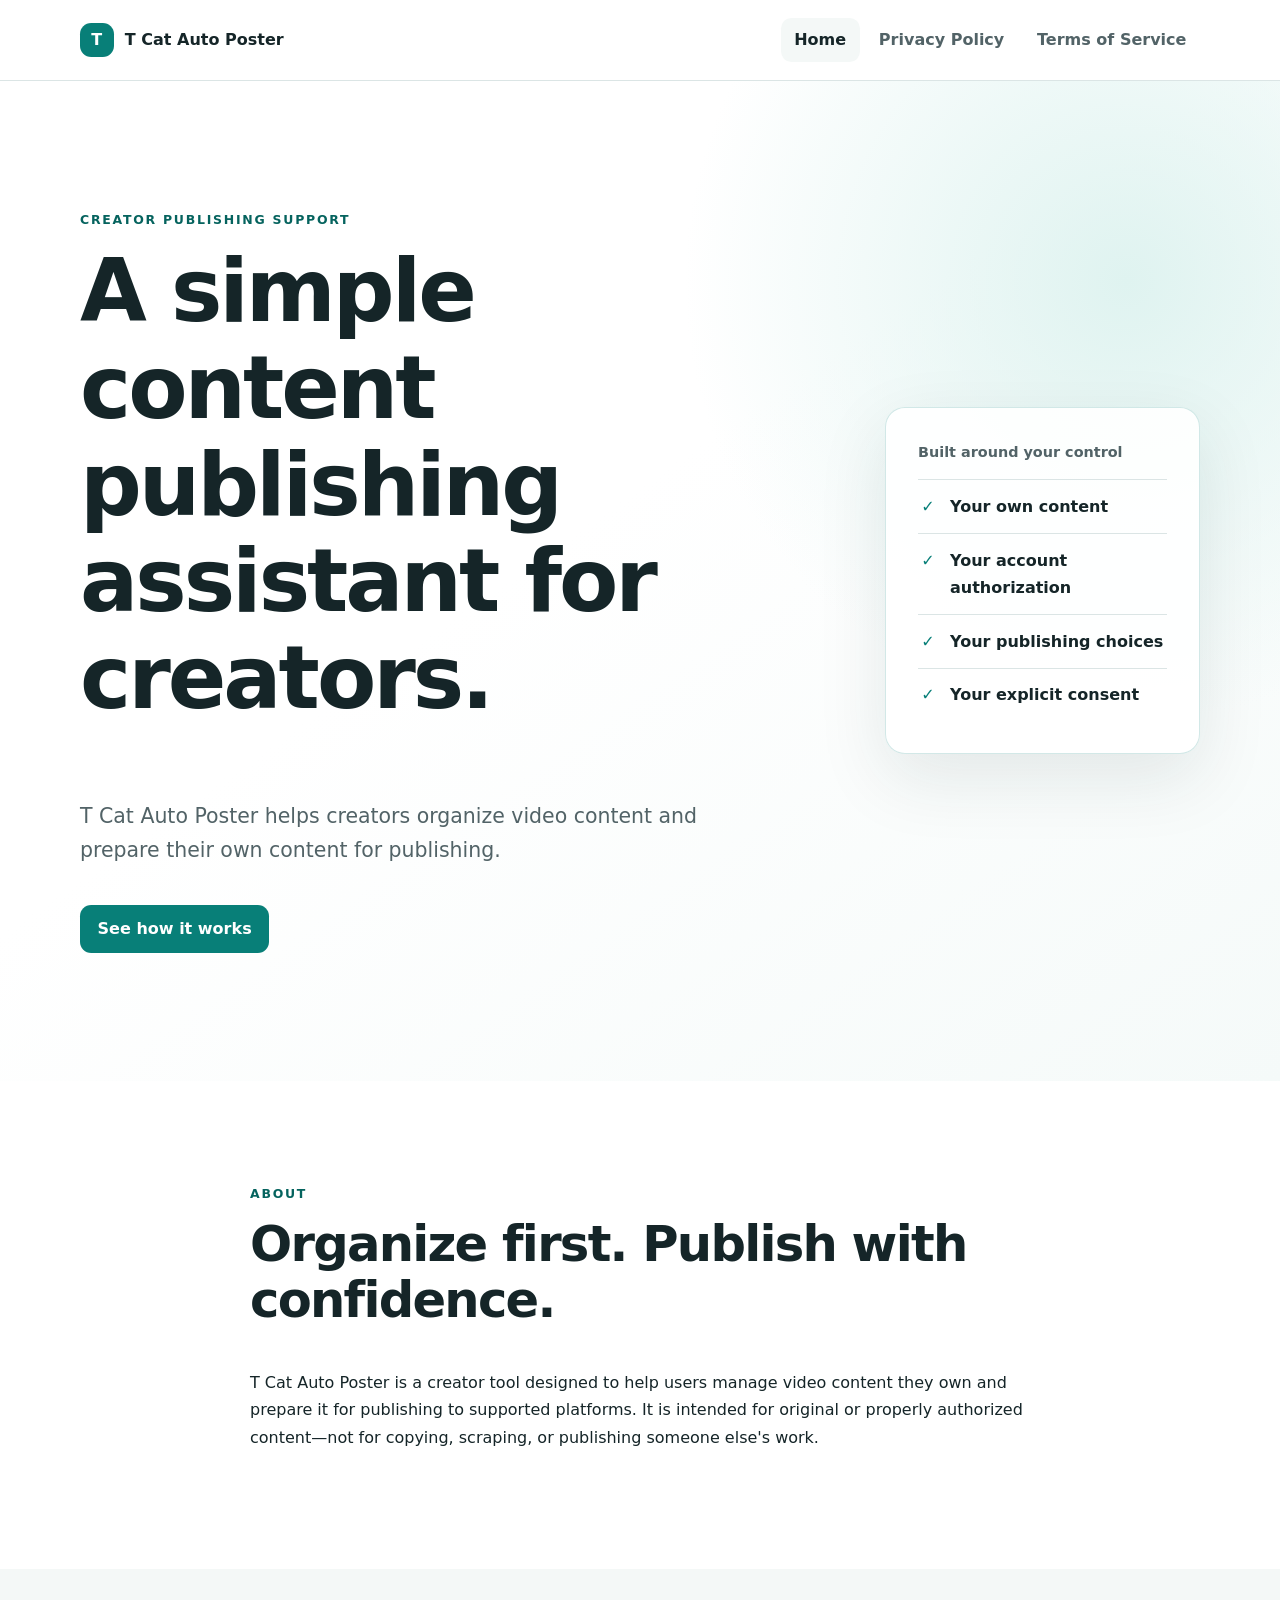
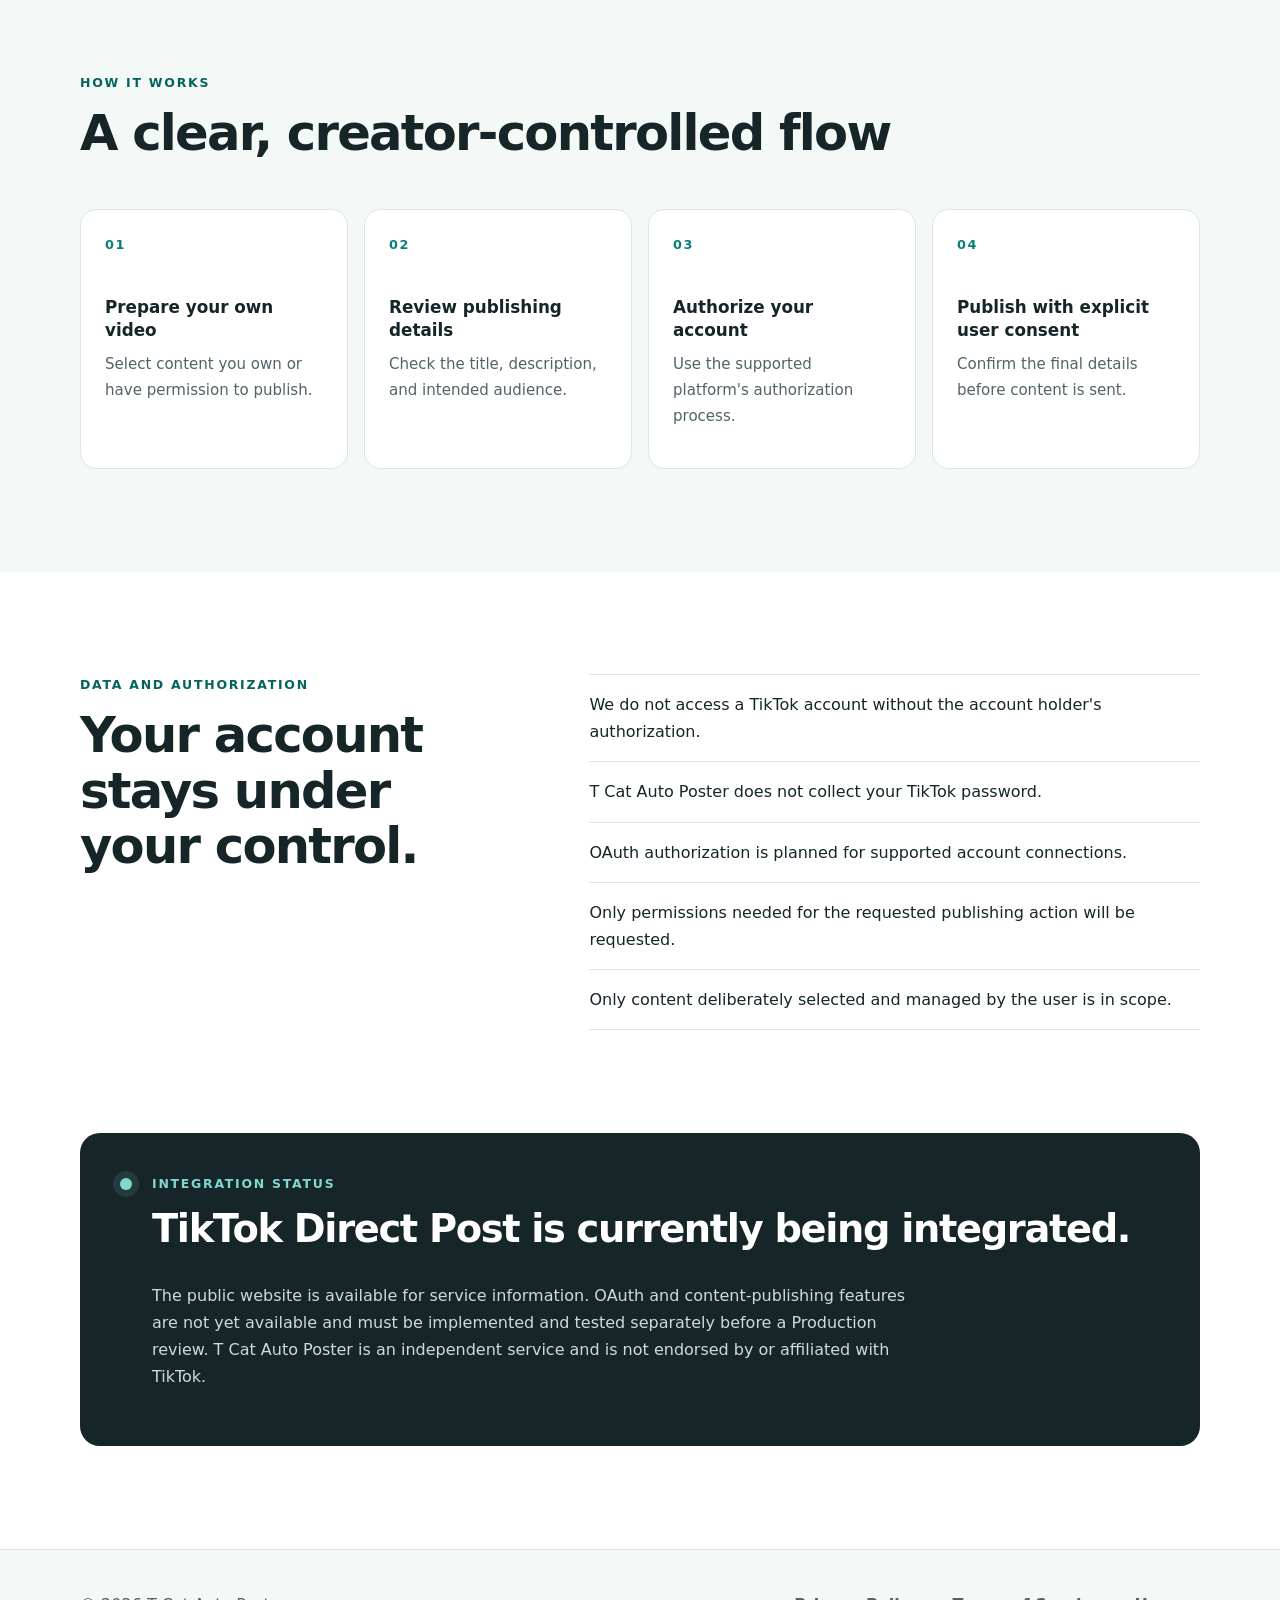
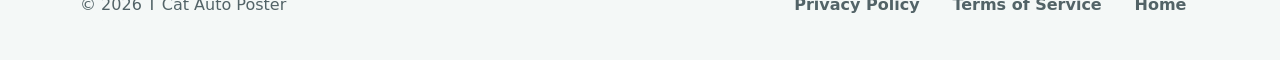
<file: index.html>
<!doctype html>
<html lang="en">
<head>
  <meta charset="UTF-8">
  <meta name="viewport" content="width=device-width, initial-scale=1">
  <meta name="description" content="T Cat Auto Poster helps creators organize video content they own and prepare it for publishing.">
  <title>T Cat Auto Poster | Creator Publishing Assistant</title>
  <link rel="stylesheet" href="styles.css">
</head>
<body>
  <a class="skip-link" href="#main-content">Skip to content</a>
  <header class="site-header">
    <div class="shell header-inner">
      <a class="brand" href="index.html" aria-label="T Cat Auto Poster home">
        <span class="brand-mark" aria-hidden="true">T</span>
        <span>T Cat Auto Poster</span>
      </a>
      <nav aria-label="Primary navigation">
        <a aria-current="page" href="index.html">Home</a>
        <a href="privacy.html">Privacy Policy</a>
        <a href="terms.html">Terms of Service</a>
      </nav>
    </div>
  </header>

  <main id="main-content">
    <section class="hero">
      <div class="shell hero-grid">
        <div>
          <p class="eyebrow">Creator publishing support</p>
          <h1>A simple content publishing assistant for creators.</h1>
          <p class="lead">T Cat Auto Poster helps creators organize video content and prepare their own content for publishing.</p>
          <a class="button" href="#how-it-works">See how it works</a>
        </div>
        <aside class="hero-card" aria-label="Service principles">
          <p class="card-label">Built around your control</p>
          <ul class="check-list">
            <li>Your own content</li>
            <li>Your account authorization</li>
            <li>Your publishing choices</li>
            <li>Your explicit consent</li>
          </ul>
        </aside>
      </div>
    </section>

    <section class="section" id="about">
      <div class="shell narrow">
        <p class="eyebrow">About</p>
        <h2>Organize first. Publish with confidence.</h2>
        <p>T Cat Auto Poster is a creator tool designed to help users manage video content they own and prepare it for publishing to supported platforms. It is intended for original or properly authorized content—not for copying, scraping, or publishing someone else's work.</p>
      </div>
    </section>

    <section class="section section-muted" id="how-it-works">
      <div class="shell">
        <p class="eyebrow">How it works</p>
        <h2>A clear, creator-controlled flow</h2>
        <ol class="steps">
          <li><span>01</span><strong>Prepare your own video</strong><p>Select content you own or have permission to publish.</p></li>
          <li><span>02</span><strong>Review publishing details</strong><p>Check the title, description, and intended audience.</p></li>
          <li><span>03</span><strong>Authorize your account</strong><p>Use the supported platform's authorization process.</p></li>
          <li><span>04</span><strong>Publish with explicit user consent</strong><p>Confirm the final details before content is sent.</p></li>
        </ol>
      </div>
    </section>

    <section class="section" id="data-and-authorization">
      <div class="shell split">
        <div>
          <p class="eyebrow">Data and authorization</p>
          <h2>Your account stays under your control.</h2>
        </div>
        <ul class="plain-list">
          <li>We do not access a TikTok account without the account holder's authorization.</li>
          <li>T Cat Auto Poster does not collect your TikTok password.</li>
          <li>OAuth authorization is planned for supported account connections.</li>
          <li>Only permissions needed for the requested publishing action will be requested.</li>
          <li>Only content deliberately selected and managed by the user is in scope.</li>
        </ul>
      </div>
    </section>

    <section class="section status-section" id="integration-status">
      <div class="shell status-card">
        <div class="status-dot" aria-hidden="true"></div>
        <div>
          <p class="eyebrow">Integration status</p>
          <h2>TikTok Direct Post is currently being integrated.</h2>
          <p>The public website is available for service information. OAuth and content-publishing features are not yet available and must be implemented and tested separately before a Production review. T Cat Auto Poster is an independent service and is not endorsed by or affiliated with TikTok.</p>
        </div>
      </div>
    </section>
  </main>

  <footer class="site-footer">
    <div class="shell footer-inner">
      <p>© 2026 T Cat Auto Poster</p>
      <nav aria-label="Legal navigation">
        <a href="privacy.html">Privacy Policy</a>
        <a href="terms.html">Terms of Service</a>
        <a href="index.html">Home</a>
      </nav>
    </div>
  </footer>
</body>
</html>
</file>
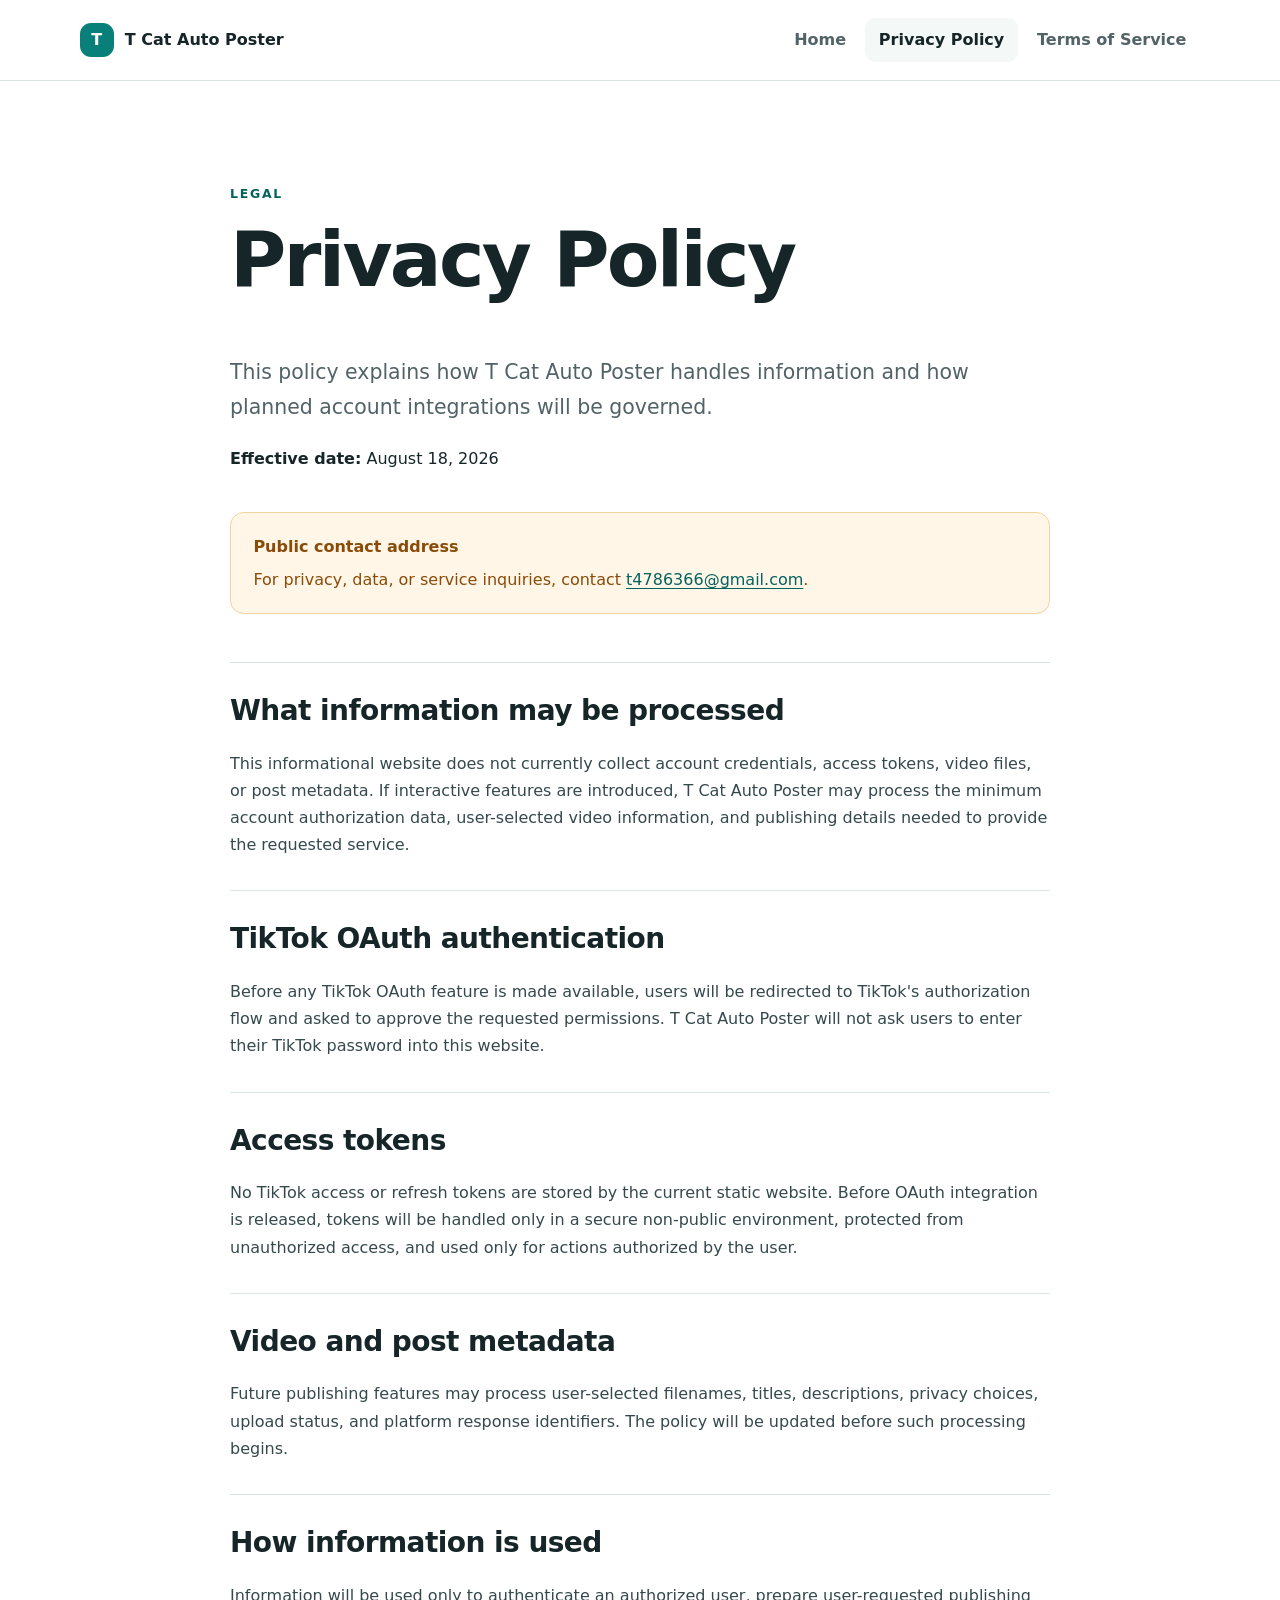
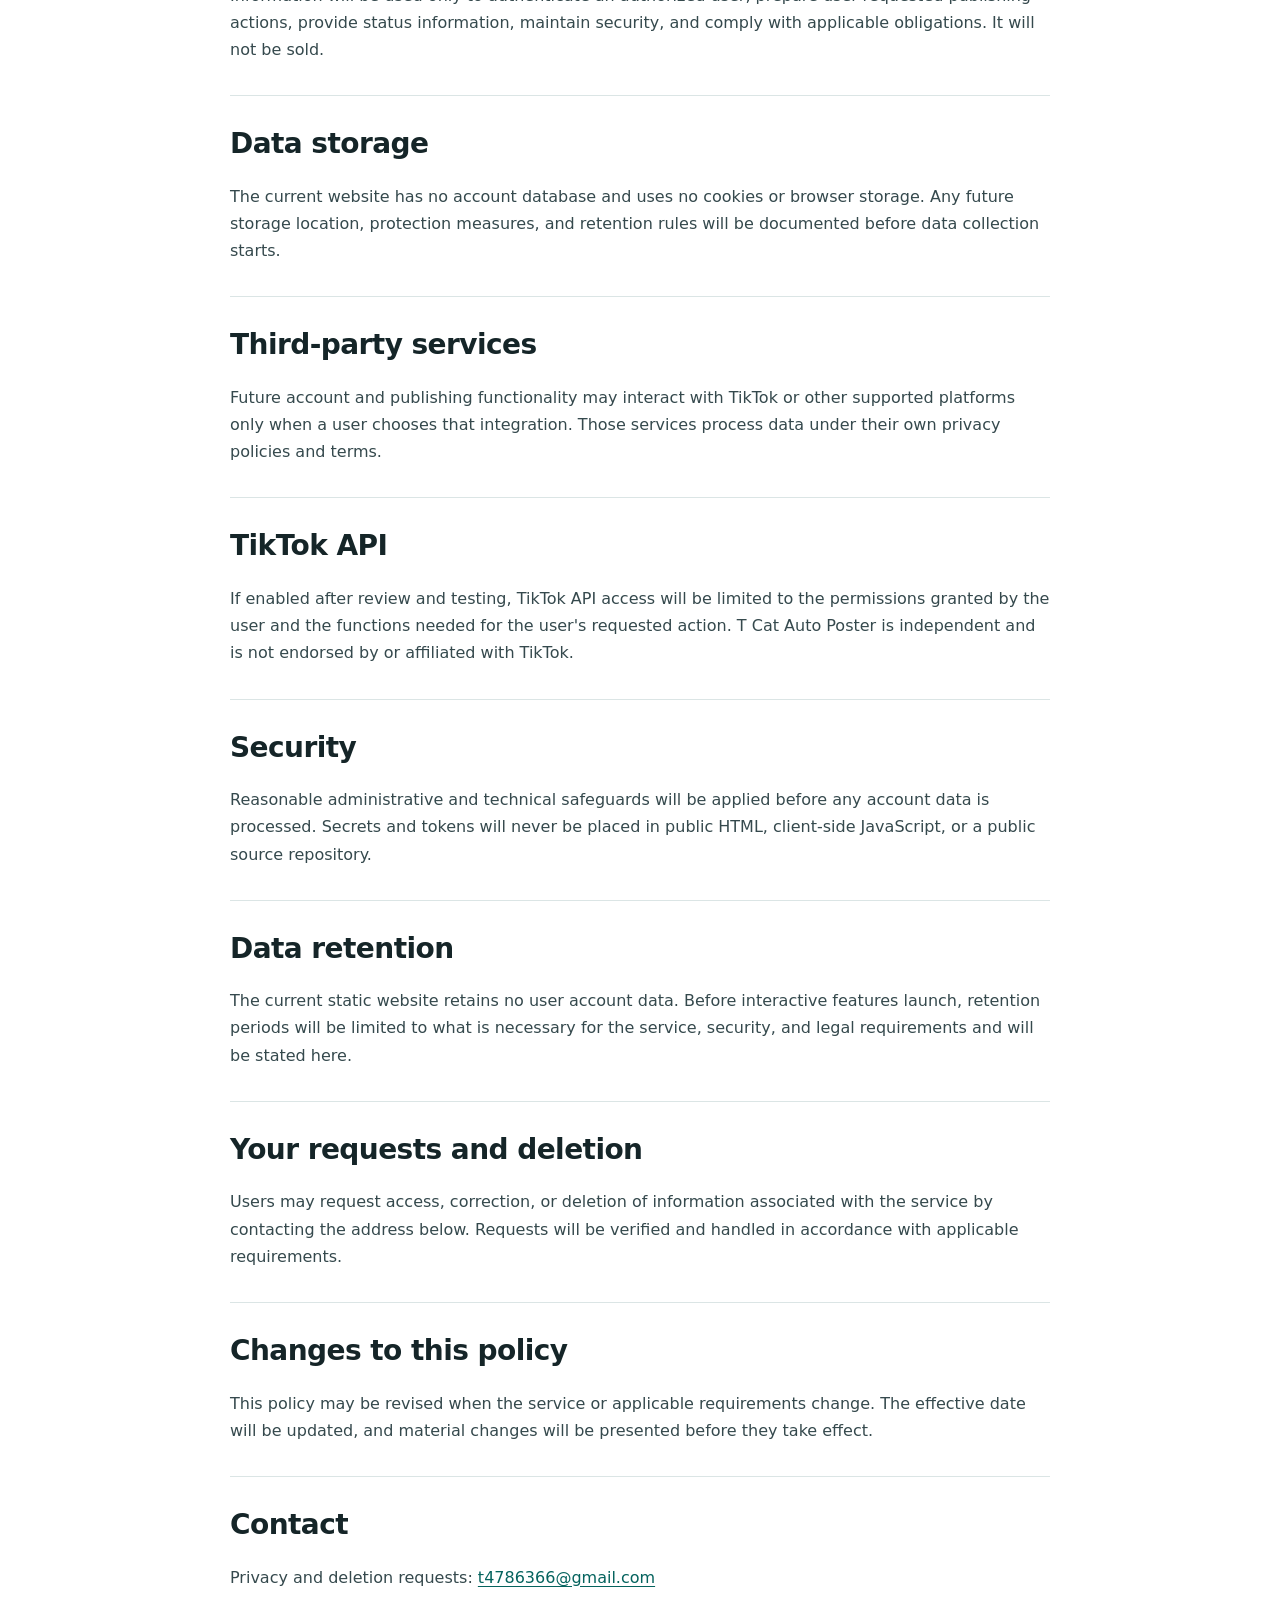
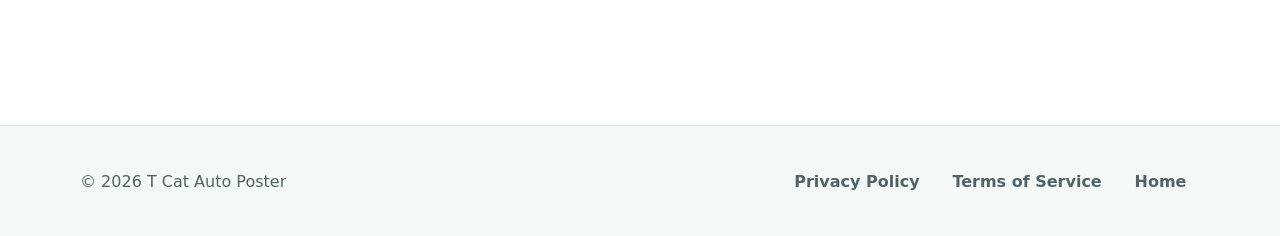
<file: privacy.html>
<!doctype html>
<html lang="en">
<head>
  <meta charset="UTF-8">
  <meta name="viewport" content="width=device-width, initial-scale=1">
  <meta name="description" content="Privacy Policy for T Cat Auto Poster.">
  <title>Privacy Policy | T Cat Auto Poster</title>
  <link rel="stylesheet" href="styles.css">
</head>
<body>
  <a class="skip-link" href="#main-content">Skip to content</a>
  <header class="site-header">
    <div class="shell header-inner">
      <a class="brand" href="index.html" aria-label="T Cat Auto Poster home"><span class="brand-mark" aria-hidden="true">T</span><span>T Cat Auto Poster</span></a>
      <nav aria-label="Primary navigation">
        <a href="index.html">Home</a>
        <a aria-current="page" href="privacy.html">Privacy Policy</a>
        <a href="terms.html">Terms of Service</a>
      </nav>
    </div>
  </header>

  <main id="main-content" class="legal-main">
    <div class="shell legal-layout">
      <header class="legal-intro">
        <p class="eyebrow">Legal</p>
        <h1>Privacy Policy</h1>
        <p class="lead">This policy explains how T Cat Auto Poster handles information and how planned account integrations will be governed.</p>
        <p><strong>Effective date:</strong> August 18, 2026</p>
      </header>

      <aside class="notice" role="note">
        <strong>Public contact address</strong>
        <p>For privacy, data, or service inquiries, contact <a href="mailto:t4786366@gmail.com">t4786366@gmail.com</a>.</p>
      </aside>

      <article class="legal-copy">
        <section><h2>What information may be processed</h2><p>This informational website does not currently collect account credentials, access tokens, video files, or post metadata. If interactive features are introduced, T Cat Auto Poster may process the minimum account authorization data, user-selected video information, and publishing details needed to provide the requested service.</p></section>
        <section><h2>TikTok OAuth authentication</h2><p>Before any TikTok OAuth feature is made available, users will be redirected to TikTok's authorization flow and asked to approve the requested permissions. T Cat Auto Poster will not ask users to enter their TikTok password into this website.</p></section>
        <section><h2>Access tokens</h2><p>No TikTok access or refresh tokens are stored by the current static website. Before OAuth integration is released, tokens will be handled only in a secure non-public environment, protected from unauthorized access, and used only for actions authorized by the user.</p></section>
        <section><h2>Video and post metadata</h2><p>Future publishing features may process user-selected filenames, titles, descriptions, privacy choices, upload status, and platform response identifiers. The policy will be updated before such processing begins.</p></section>
        <section><h2>How information is used</h2><p>Information will be used only to authenticate an authorized user, prepare user-requested publishing actions, provide status information, maintain security, and comply with applicable obligations. It will not be sold.</p></section>
        <section><h2>Data storage</h2><p>The current website has no account database and uses no cookies or browser storage. Any future storage location, protection measures, and retention rules will be documented before data collection starts.</p></section>
        <section><h2>Third-party services</h2><p>Future account and publishing functionality may interact with TikTok or other supported platforms only when a user chooses that integration. Those services process data under their own privacy policies and terms.</p></section>
        <section><h2>TikTok API</h2><p>If enabled after review and testing, TikTok API access will be limited to the permissions granted by the user and the functions needed for the user's requested action. T Cat Auto Poster is independent and is not endorsed by or affiliated with TikTok.</p></section>
        <section><h2>Security</h2><p>Reasonable administrative and technical safeguards will be applied before any account data is processed. Secrets and tokens will never be placed in public HTML, client-side JavaScript, or a public source repository.</p></section>
        <section><h2>Data retention</h2><p>The current static website retains no user account data. Before interactive features launch, retention periods will be limited to what is necessary for the service, security, and legal requirements and will be stated here.</p></section>
        <section><h2>Your requests and deletion</h2><p>Users may request access, correction, or deletion of information associated with the service by contacting the address below. Requests will be verified and handled in accordance with applicable requirements.</p></section>
        <section><h2>Changes to this policy</h2><p>This policy may be revised when the service or applicable requirements change. The effective date will be updated, and material changes will be presented before they take effect.</p></section>
        <section><h2>Contact</h2><p>Privacy and deletion requests: <a href="mailto:t4786366@gmail.com">t4786366@gmail.com</a></p></section>
      </article>
    </div>
  </main>

  <footer class="site-footer">
    <div class="shell footer-inner"><p>© 2026 T Cat Auto Poster</p><nav aria-label="Legal navigation"><a href="privacy.html">Privacy Policy</a><a href="terms.html">Terms of Service</a><a href="index.html">Home</a></nav></div>
  </footer>
</body>
</html>
</file>
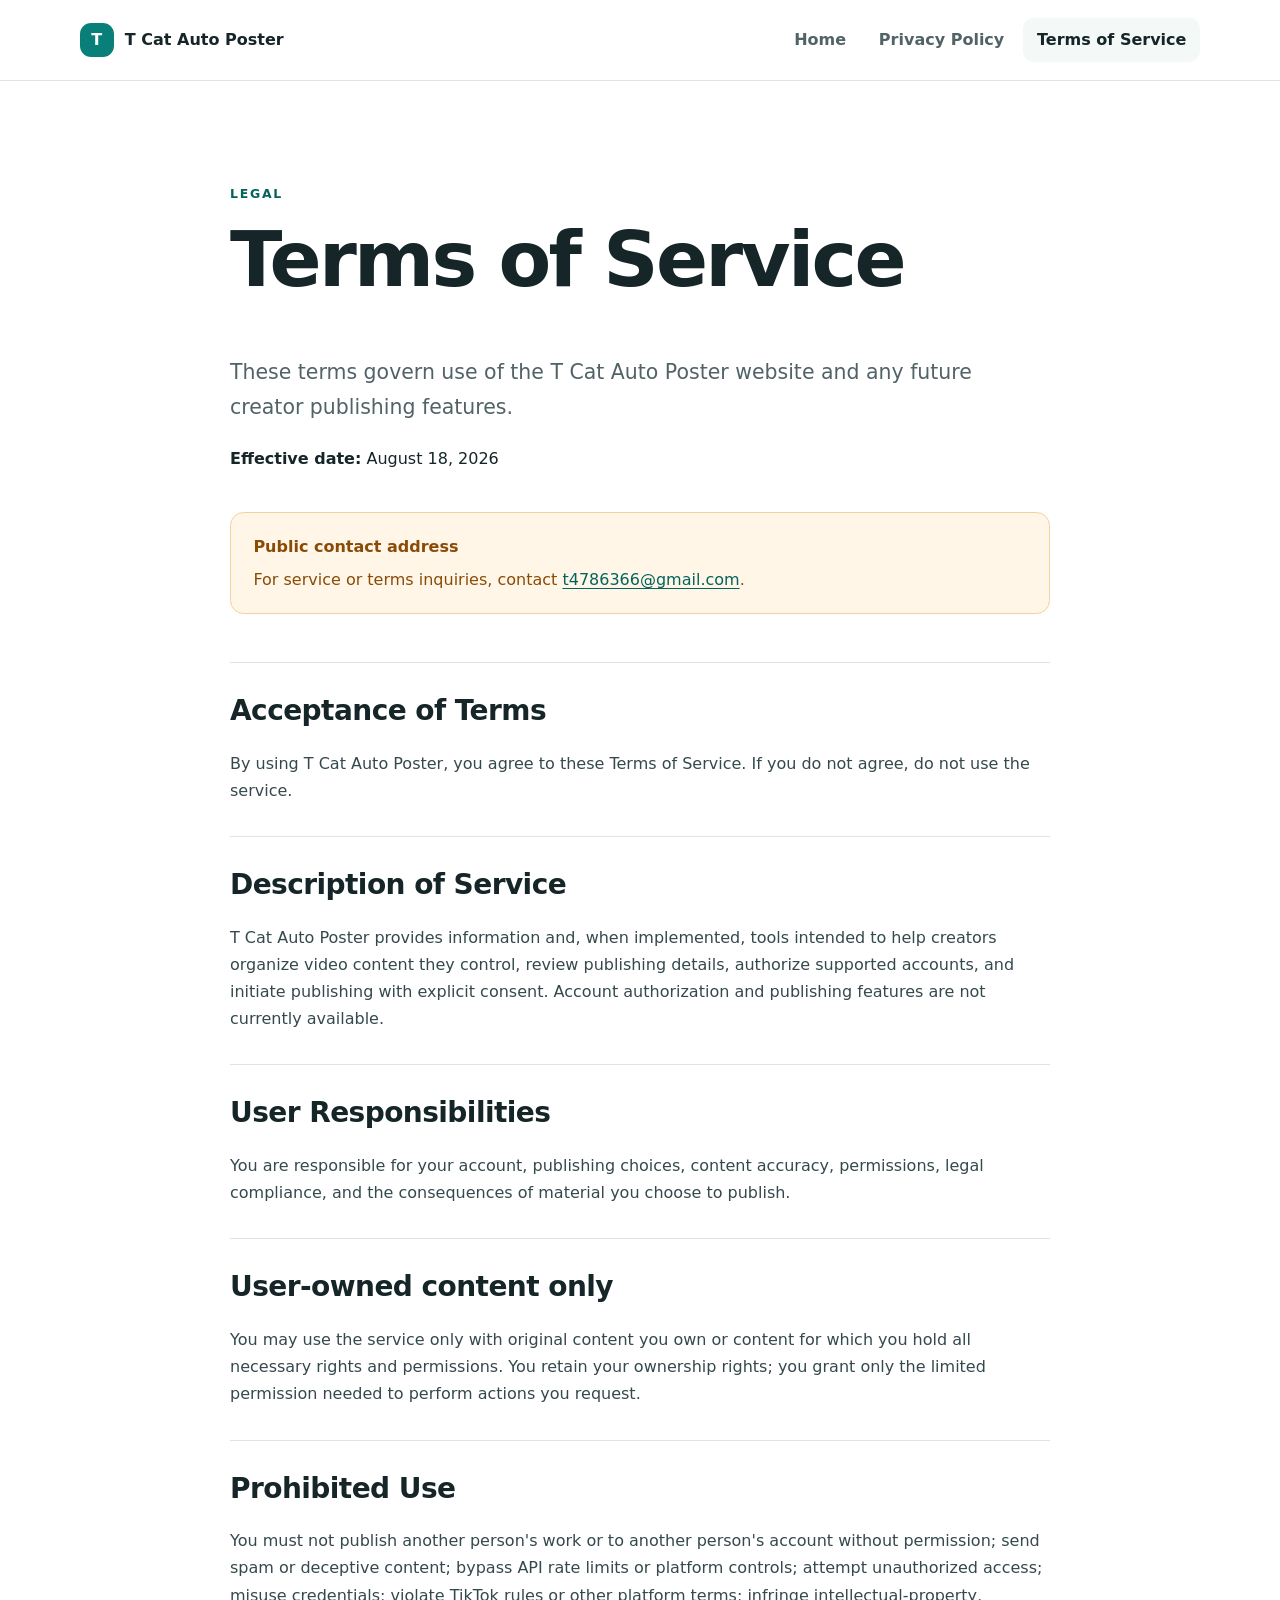
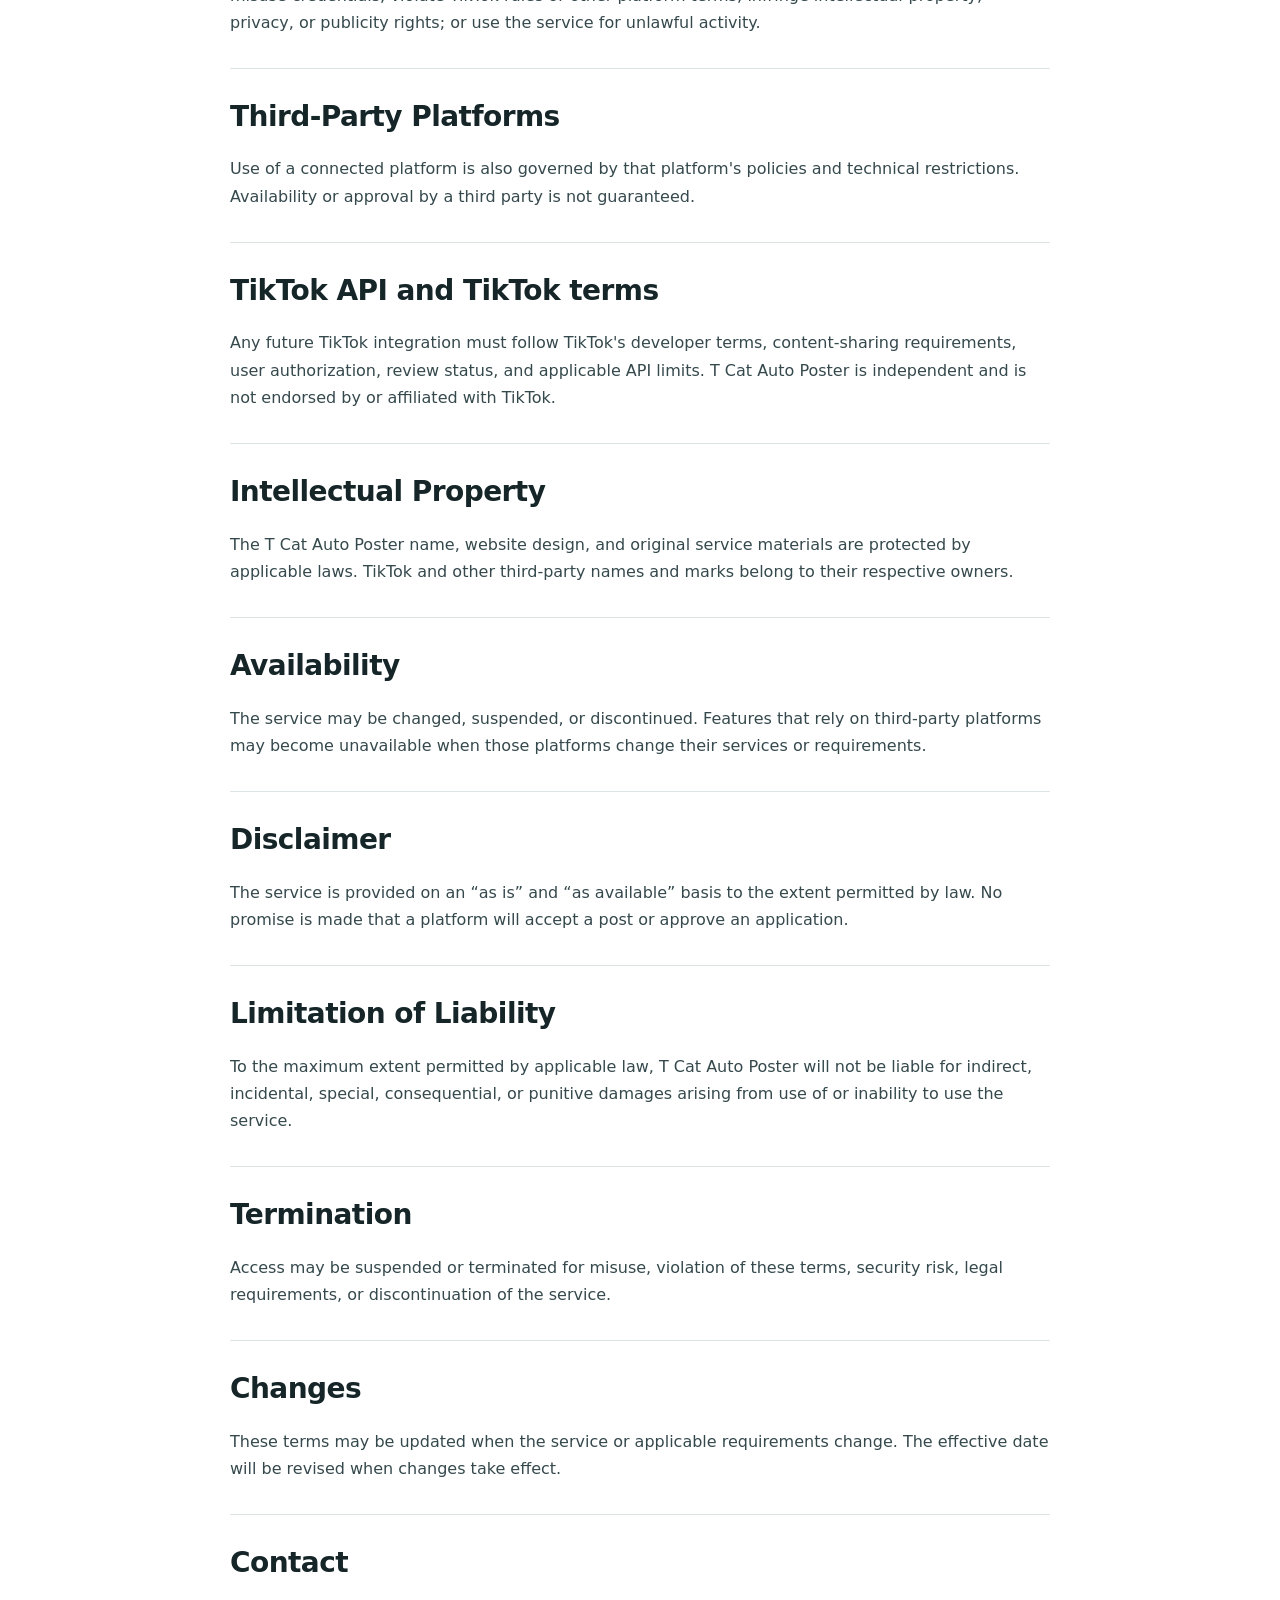
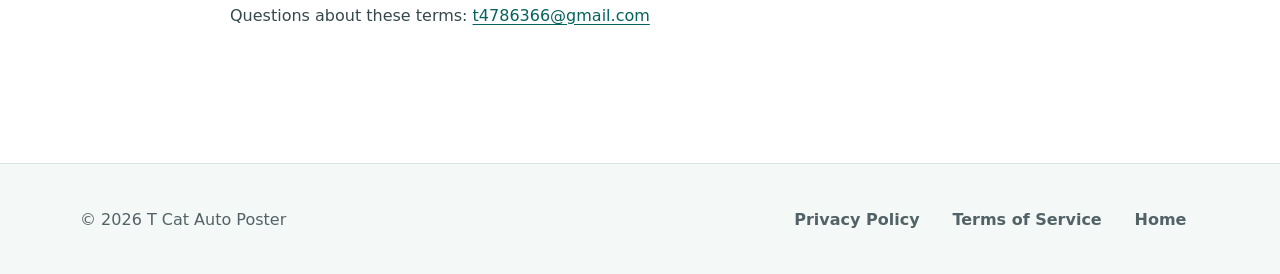
<file: terms.html>
<!doctype html>
<html lang="en">
<head>
  <meta charset="UTF-8">
  <meta name="viewport" content="width=device-width, initial-scale=1">
  <meta name="description" content="Terms of Service for T Cat Auto Poster.">
  <title>Terms of Service | T Cat Auto Poster</title>
  <link rel="stylesheet" href="styles.css">
</head>
<body>
  <a class="skip-link" href="#main-content">Skip to content</a>
  <header class="site-header">
    <div class="shell header-inner">
      <a class="brand" href="index.html" aria-label="T Cat Auto Poster home"><span class="brand-mark" aria-hidden="true">T</span><span>T Cat Auto Poster</span></a>
      <nav aria-label="Primary navigation">
        <a href="index.html">Home</a>
        <a href="privacy.html">Privacy Policy</a>
        <a aria-current="page" href="terms.html">Terms of Service</a>
      </nav>
    </div>
  </header>

  <main id="main-content" class="legal-main">
    <div class="shell legal-layout">
      <header class="legal-intro">
        <p class="eyebrow">Legal</p>
        <h1>Terms of Service</h1>
        <p class="lead">These terms govern use of the T Cat Auto Poster website and any future creator publishing features.</p>
        <p><strong>Effective date:</strong> August 18, 2026</p>
      </header>

      <aside class="notice" role="note">
        <strong>Public contact address</strong>
        <p>For service or terms inquiries, contact <a href="mailto:t4786366@gmail.com">t4786366@gmail.com</a>.</p>
      </aside>

      <article class="legal-copy">
        <section><h2>Acceptance of Terms</h2><p>By using T Cat Auto Poster, you agree to these Terms of Service. If you do not agree, do not use the service.</p></section>
        <section><h2>Description of Service</h2><p>T Cat Auto Poster provides information and, when implemented, tools intended to help creators organize video content they control, review publishing details, authorize supported accounts, and initiate publishing with explicit consent. Account authorization and publishing features are not currently available.</p></section>
        <section><h2>User Responsibilities</h2><p>You are responsible for your account, publishing choices, content accuracy, permissions, legal compliance, and the consequences of material you choose to publish.</p></section>
        <section><h2>User-owned content only</h2><p>You may use the service only with original content you own or content for which you hold all necessary rights and permissions. You retain your ownership rights; you grant only the limited permission needed to perform actions you request.</p></section>
        <section><h2>Prohibited Use</h2><p>You must not publish another person's work or to another person's account without permission; send spam or deceptive content; bypass API rate limits or platform controls; attempt unauthorized access; misuse credentials; violate TikTok rules or other platform terms; infringe intellectual-property, privacy, or publicity rights; or use the service for unlawful activity.</p></section>
        <section><h2>Third-Party Platforms</h2><p>Use of a connected platform is also governed by that platform's policies and technical restrictions. Availability or approval by a third party is not guaranteed.</p></section>
        <section><h2>TikTok API and TikTok terms</h2><p>Any future TikTok integration must follow TikTok's developer terms, content-sharing requirements, user authorization, review status, and applicable API limits. T Cat Auto Poster is independent and is not endorsed by or affiliated with TikTok.</p></section>
        <section><h2>Intellectual Property</h2><p>The T Cat Auto Poster name, website design, and original service materials are protected by applicable laws. TikTok and other third-party names and marks belong to their respective owners.</p></section>
        <section><h2>Availability</h2><p>The service may be changed, suspended, or discontinued. Features that rely on third-party platforms may become unavailable when those platforms change their services or requirements.</p></section>
        <section><h2>Disclaimer</h2><p>The service is provided on an “as is” and “as available” basis to the extent permitted by law. No promise is made that a platform will accept a post or approve an application.</p></section>
        <section><h2>Limitation of Liability</h2><p>To the maximum extent permitted by applicable law, T Cat Auto Poster will not be liable for indirect, incidental, special, consequential, or punitive damages arising from use of or inability to use the service.</p></section>
        <section><h2>Termination</h2><p>Access may be suspended or terminated for misuse, violation of these terms, security risk, legal requirements, or discontinuation of the service.</p></section>
        <section><h2>Changes</h2><p>These terms may be updated when the service or applicable requirements change. The effective date will be revised when changes take effect.</p></section>
        <section><h2>Contact</h2><p>Questions about these terms: <a href="mailto:t4786366@gmail.com">t4786366@gmail.com</a></p></section>
      </article>
    </div>
  </main>

  <footer class="site-footer">
    <div class="shell footer-inner"><p>© 2026 T Cat Auto Poster</p><nav aria-label="Legal navigation"><a href="privacy.html">Privacy Policy</a><a href="terms.html">Terms of Service</a><a href="index.html">Home</a></nav></div>
  </footer>
</body>
</html>
</file>
<file: styles.css>
:root {
  --ink: #152528;
  --muted: #526367;
  --line: #dbe5e5;
  --surface: #f4f8f7;
  --accent: #087f78;
  --accent-dark: #05635e;
  --accent-soft: #dff3f0;
  --warning: #8a4b08;
  --warning-bg: #fff6e7;
  --radius: 1.25rem;
  --shadow: 0 24px 70px rgba(20, 51, 52, 0.1);
}

* { box-sizing: border-box; }

html { scroll-behavior: auto; }

body {
  margin: 0;
  color: var(--ink);
  background: #fff;
  font-family: Inter, ui-sans-serif, system-ui, -apple-system, BlinkMacSystemFont, "Segoe UI", sans-serif;
  font-size: 1rem;
  line-height: 1.7;
  overflow-wrap: break-word;
}

a { color: var(--accent-dark); text-underline-offset: 0.2em; }
a:hover { color: var(--accent); }
a:focus-visible { outline: 3px solid #f2b84b; outline-offset: 3px; border-radius: 0.2rem; }

h1, h2, h3, p { margin-top: 0; }
h1, h2 { letter-spacing: -0.035em; line-height: 1.12; }
h1 { max-width: 13ch; font-size: clamp(2.6rem, 7vw, 5.4rem); }
h2 { font-size: clamp(1.9rem, 4vw, 3.1rem); }

.shell { width: min(1120px, calc(100% - 3rem)); margin-inline: auto; }
.narrow { max-width: 780px; margin-inline: auto; }
.skip-link { position: fixed; left: 1rem; top: -5rem; z-index: 10; padding: 0.7rem 1rem; background: var(--ink); color: #fff; }
.skip-link:focus { top: 1rem; }

.site-header { position: relative; z-index: 2; border-bottom: 1px solid var(--line); background: rgba(255, 255, 255, 0.98); }
.header-inner, .footer-inner { min-height: 80px; display: flex; align-items: center; justify-content: space-between; gap: 2rem; }
.brand { min-height: 44px; display: inline-flex; align-items: center; gap: 0.7rem; color: var(--ink); font-weight: 750; text-decoration: none; }
.brand-mark { width: 2.1rem; height: 2.1rem; display: grid; place-items: center; border-radius: 0.7rem; color: #fff; background: var(--accent); font-size: 1rem; }
nav { display: flex; align-items: center; gap: 0.35rem; }
nav a { min-height: 44px; display: inline-flex; align-items: center; padding: 0.55rem 0.85rem; border-radius: 0.65rem; color: var(--muted); font-weight: 650; text-decoration: none; }
nav a:hover, nav a[aria-current="page"] { color: var(--ink); background: var(--surface); }

.hero { overflow: hidden; padding: clamp(5rem, 10vw, 8.5rem) 0; background: radial-gradient(circle at 88% 20%, var(--accent-soft), transparent 32%), linear-gradient(145deg, #fff 45%, #f5faf9); }
.hero-grid { display: grid; grid-template-columns: minmax(0, 1.45fr) minmax(280px, 0.65fr); gap: clamp(3rem, 8vw, 7rem); align-items: center; }
.hero-grid > *, .split > * { min-width: 0; }
.eyebrow { margin-bottom: 0.8rem; color: var(--accent-dark); font-size: 0.78rem; font-weight: 800; letter-spacing: 0.14em; text-transform: uppercase; }
.lead { max-width: 62ch; color: var(--muted); font-size: clamp(1.08rem, 2vw, 1.28rem); }
.button { min-height: 48px; display: inline-flex; align-items: center; margin-top: 1rem; padding: 0.65rem 1.1rem; border-radius: 0.7rem; color: #fff; background: var(--accent); font-weight: 750; text-decoration: none; }
.button:hover { color: #fff; background: var(--accent-dark); }
.hero-card { width: 100%; padding: 2rem; border: 1px solid rgba(8, 127, 120, 0.18); border-radius: var(--radius); background: rgba(255, 255, 255, 0.9); box-shadow: var(--shadow); }
.card-label { color: var(--muted); font-size: 0.9rem; font-weight: 700; }
.check-list, .plain-list { margin: 0; padding: 0; list-style: none; }
.check-list li { position: relative; padding: 0.8rem 0 0.8rem 2rem; border-top: 1px solid var(--line); font-weight: 700; }
.check-list li::before { content: "✓"; position: absolute; left: 0.2rem; color: var(--accent); }

.section { padding: clamp(4.5rem, 8vw, 7rem) 0; }
.section-muted { background: var(--surface); }
.steps { margin: 3rem 0 0; padding: 0; display: grid; grid-template-columns: repeat(4, 1fr); gap: 1rem; list-style: none; }
.steps li { min-height: 245px; padding: 1.5rem; border: 1px solid var(--line); border-radius: 1rem; background: #fff; }
.steps span { display: block; margin-bottom: 2.5rem; color: var(--accent); font-size: 0.8rem; font-weight: 850; letter-spacing: 0.12em; }
.steps strong { display: block; margin-bottom: 0.7rem; font-size: 1.05rem; line-height: 1.35; }
.steps p { color: var(--muted); font-size: 0.94rem; }
.split { display: grid; grid-template-columns: 0.8fr 1.2fr; gap: clamp(2.5rem, 8vw, 7rem); }
.plain-list li { padding: 1rem 0; border-top: 1px solid var(--line); }
.plain-list li:last-child { border-bottom: 1px solid var(--line); }
.status-section { padding-top: 0; }
.status-card { display: grid; grid-template-columns: auto 1fr; gap: 1.25rem; padding: clamp(1.5rem, 4vw, 2.5rem); border-radius: var(--radius); background: var(--ink); color: #fff; }
.status-card .eyebrow { color: #82d8cf; }
.status-card h2 { font-size: clamp(1.6rem, 3vw, 2.4rem); }
.status-card p:last-child { max-width: 75ch; color: #cedbdb; }
.status-dot { width: 0.75rem; height: 0.75rem; margin-top: 0.35rem; border-radius: 50%; background: #82d8cf; box-shadow: 0 0 0 7px rgba(130, 216, 207, 0.12); }

.legal-main { padding: clamp(4rem, 8vw, 7rem) 0; }
.legal-layout { max-width: 820px; }
.legal-intro { margin-bottom: 2.5rem; }
.legal-intro h1 { max-width: none; font-size: clamp(2.7rem, 7vw, 4.8rem); }
.notice { margin-bottom: 3rem; padding: 1.25rem 1.4rem; border: 1px solid #f1d29e; border-radius: 0.85rem; background: var(--warning-bg); color: var(--warning); }
.notice p { margin: 0.35rem 0 0; }
.legal-copy section { padding: 2rem 0; border-top: 1px solid var(--line); }
.legal-copy h2 { font-size: clamp(1.35rem, 3vw, 1.75rem); letter-spacing: -0.02em; }
.legal-copy p { margin-bottom: 0; color: #35494d; }

.site-footer { border-top: 1px solid var(--line); background: var(--surface); }
.footer-inner { min-height: 110px; }
.footer-inner p { margin: 0; color: var(--muted); }

@media (max-width: 820px) {
  .header-inner { align-items: flex-start; flex-direction: column; padding-block: 1rem; gap: 0.5rem; }
  nav { width: 100%; flex-wrap: wrap; }
  nav a { padding-inline: 0.65rem; }
  .hero-grid, .split { grid-template-columns: 1fr; }
  .hero-card { max-width: 520px; }
  .steps { grid-template-columns: repeat(2, 1fr); }
  .footer-inner { align-items: flex-start; flex-direction: column; justify-content: center; padding-block: 1.5rem; gap: 0.6rem; }
}

@media (max-width: 480px) {
  .shell { width: min(100% - 2rem, 1120px); }
  .brand { font-size: 0.95rem; }
  nav { gap: 0.15rem; }
  nav a { padding-inline: 0.5rem; font-size: 0.86rem; }
  .hero { padding-block: 4rem; }
  h1 { font-size: clamp(2.45rem, 14vw, 3.6rem); }
  .steps { grid-template-columns: 1fr; }
  .steps li { min-height: 0; }
  .steps span { margin-bottom: 1.4rem; }
  .status-card { grid-template-columns: 1fr; }
  .footer-inner nav { align-items: flex-start; flex-direction: column; }
}

@media (prefers-reduced-motion: reduce) {
  *, *::before, *::after { scroll-behavior: auto !important; }
}
</file>
